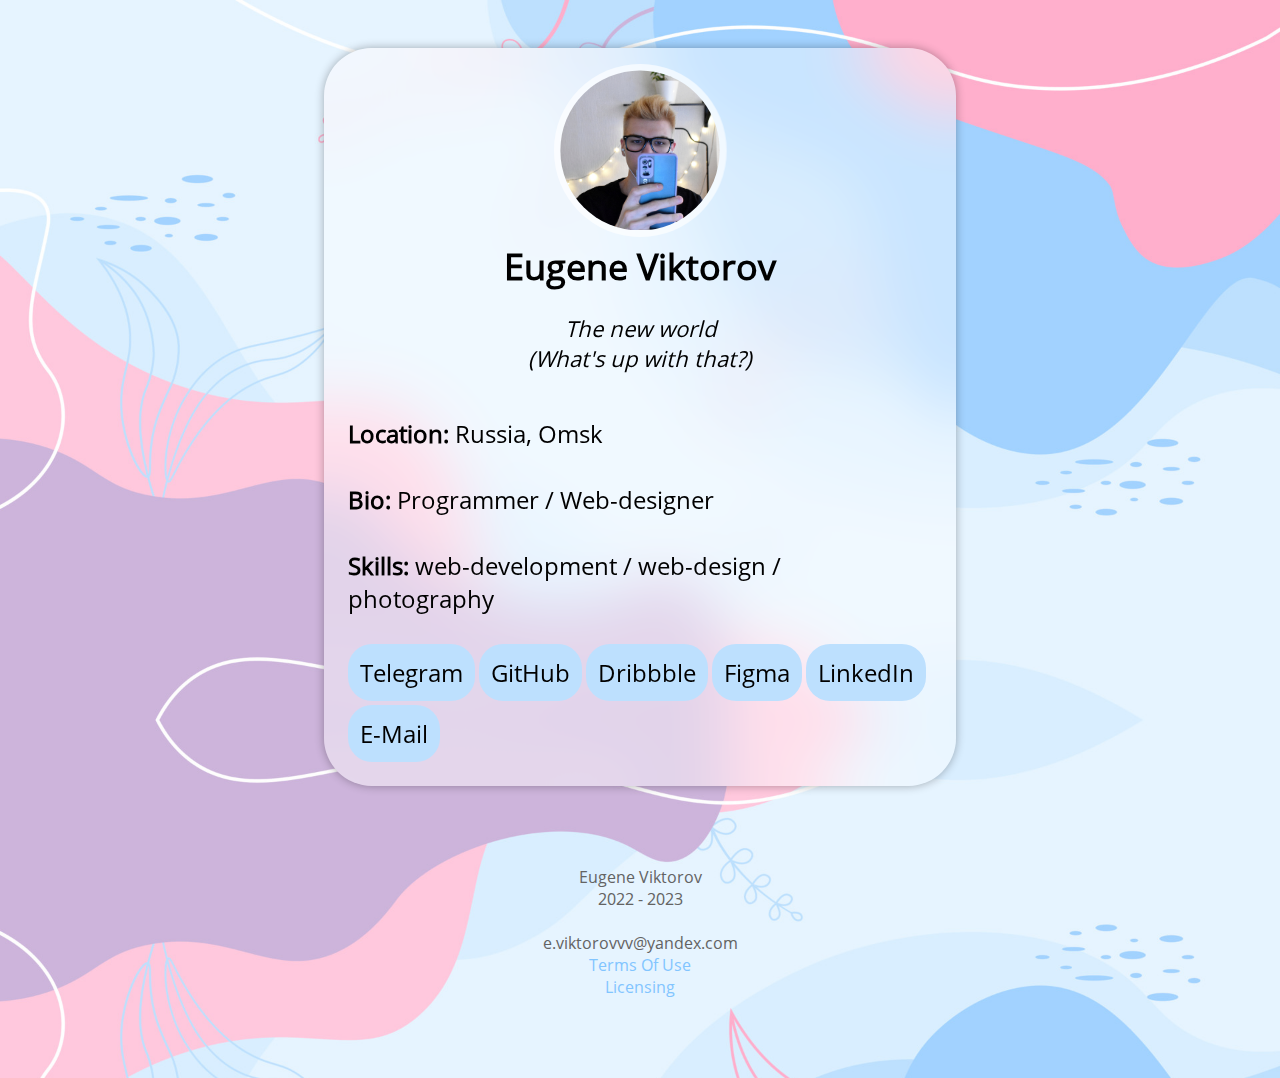
<file: index.html>
<!DOCTYPE html>
<html lang="en">
   <head>
      <meta charset="UTF-8">
      <meta http-equiv="X-UA-Compatible" content="IE=edge">
      <title>Eugene Viktorov</title>
      <link rel="stylesheet" href="index/style.css">
      <link rel="apple-touch-icon" href="icons/apple-icon(192x192).png"/>
      <link rel="apple-touch-icon" sizes="57x57" href="icons/apple-icon-57x57.png"/>
      <link rel="apple-touch-icon" sizes="60x60" href="icons/apple-icon-60x60.png"/>
      <link rel="apple-touch-icon" sizes="72x72" href="icons/apple-icon-72x72.png"/>
      <link rel="apple-touch-icon" sizes="76x76" href="icons/apple-icon-76x76.png"/>
      <link rel="apple-touch-icon" sizes="114x114" href="icons/apple-icon-114x114.png"/>
      <link rel="apple-touch-icon" sizes="120x120" href="icons/apple-icon-120x120.png"/>
      <link rel="apple-touch-icon" sizes="144x144" href="icons/apple-icon-144x144.png"/>
      <link rel="apple-touch-icon" sizes="152x152" href="icons/apple-icon-152x152.png"/>
      <link rel="apple-touch-icon" sizes="180x180" href="icons/apple-icon-180x180.png"/>
      <link rel="apple-touch-icon" sizes="192x192" href="icons/apple-icon-precomposed-192x192.png"/>
      <link rel="icon" type="image/png" sizes="192x192"  href="icons/android-icon-192x192.png"/>
      <link rel="icon" type="image/png" sizes="16x16" href="icons/favicon-16x16.png"/>
      <link rel="icon" type="image/png" sizes="32x32" href="icons/favicon-32x32.png"/>
      <link rel="icon" type="image/png" sizes="96x96" href="icons/favicon-96x96.png"/>
      <link rel="shortcut icon" type="image/x-icon" href="icons/favicon.ico">
      <link rel="shortcut icon" type="image/x-icon" href="favicon.ico"/>
      <link rel="manifest" href="manifest.json"> <!-- At the root of the site -->
      <meta name="msapplication-TileColor" content="#ffffff">
      <meta name="msapplication-TileImage" content="icons/ms-icon-144x144.png">
      <meta name="theme-color" content="#ffffff">
      <meta name="apple-mobile-web-app-capable" content="yes">
      <meta name="viewport" content="width=device-width, initial-scale=1, user-scalable=no">
   </head>
   <body style="font-family: OpenSans-Regular">
      <style>
         @font-face {
         font-family: OpenSans-Regular;
         src: url(index/files/OpenSans-Regular.ttf);
         }
         body{
         overflow: overlay;
         background-image: url(index/files/background.png);
         background-size: cover;
         }
      </style>
      <!-- Preload -->
      <div class="preload">
         <img src="icons/logo-512x512.png" class="pre_logo" width="300"/>
      </div>
      <div class="wrapper"></div>
      <!-- Preload END -->
      <!-- Profile -->
      <div class="page">
         <div class="photo_profile"><img src="index/files/Photo-Profile.png" class="photo_profile_settings"></div>
         <div class="name_profile">Eugene Viktorov</div>
         <div class="status">The new world<br>(What's up with that?)</div>
         <div class="characteristic">
            <b>Location:</b> Russia, Omsk<br><br>
            <b>Bio:</b> Programmer / Web-designer<br><br>
            <b>Skills:</b> web-development / web-design / photography
         </div>
         <div class="block_link">
            <a href="https://t.me/eugeneviktorov"><div class="link">Telegram</div></a>
            <a href="https://github.com/eugeneviktorov"><div class="link">GitHub</div></a>
            <a href="https://dribbble.com/eugeneviktorov"><div class="link">Dribbble</div></a>
            <a href="https://www.figma.com/@eugeneviktorov"><div class="link">Figma</div></a>
            <a href="https://www.linkedin.com/in/eugeneviktorov"><div class="link">LinkedIn</div></a>
            <a href="mailto:e.viktorovvv@yandex.com"><div class="link">E-Mail</div></a>
         </div>
      </div>
      <!-- Profile END-->
      <div class="organization">
         Eugene Viktorov<br>
         2022 - 2023<br><br>
         e.viktorovvv@yandex.com<br>
         <a href="documents/terms-of-use.txt">Terms Of Use</a><br>
         <a href="index/files/license.html">Licensing</a>
      </div>
      <script  src="index/script.js"></script>
   </body>
</html>
</file>
<file: index/style.css>
html {
   -webkit-user-select: none;
  /* Safari */
   -moz-user-select: none;
  /* Firefox */
   -ms-user-select: none;
  /* IE10+/Edge */
   user-select: none;
  /* Standard */
}
br {
   -webkit-user-select: none;
  /* Safari */
   -moz-user-select: none;
  /* Firefox */
   -ms-user-select: none;
  /* IE10+/Edge */
   user-select: none;
  /* Standard */
}
body {
   background: #ffffff;
}
a {
   color: inherit;
   text-decoration: none;
   color: #82c5ff;
   transition: 0.3s;
}
a:hover {
   color: #bee0ff;
}
::-webkit-scrollbar {
   width: 10px;
}
::-webkit-scrollbar-thumb {
   border-radius: 20px;
   background: #bee0ff;
}
.wrapper {
   opacity: 0;
}
.preload {
   display: block;
   width: 100%;
   height: 100%;
   backdrop-filter: blur(80px);
   background-color: rgba(255, 255, 255, 0.418);
   position: fixed;
   top: 0;
   left: 0;
   transition: all 0.7s ease-in-out;
   z-index: 999;
   pointer-events: none;
}
.preload.invisible {
   top: -100%;
   opacity: 0;
}
.pre_logo {
   margin: 0;
   position: absolute;
   top: 50%;
   left: 50%;
   margin-right: -50%;
   transform: translate(-50%, -50%);
}
.page {
   background-color: rgba(255, 255, 255, 0.418);
   backdrop-filter: blur(30px);
   box-shadow: 0px 0px 10px rgba(0, 0, 0, 0.308);
   margin-top: 3em;
   margin-left: auto;
   margin-right: auto;
   border-radius: 3em;
}
@media (min-width:280px) {
   .page {
       width: 98%;
  }
}
@media (min-width:768px) {
   .page {
       width: 60%;
  }
}
@media (min-width:1024px) {
   .page {
       width: 50%;
  }
}
@media (min-width:1440px) {
   .page {
       width: 40%;
  }
}
@media (min-width:1920px) {
   .page {
       width: 30%;
  }
}
@media (min-width:2560px) {
   .page {
       width: 20%;
  }
}
@media (min-width:5600px) {
   .page {
       width: 10%;
  }
}
.photo_profile {
   text-align: center;
   position: relative;
   margin-top: 1%;
   pointer-events: none;
}
.photo_profile_settings {
   background-color: rgba(255, 255, 255, 0.418);
   backdrop-filter: blur(30px);
   border-radius: 50%;
   margin-top: 1em;
}
@media (min-width:280px) {
   .photo_profile_settings {
       width: 100px;
       padding: 0.3em;
  }
}
@media (min-width:320px) {
   .photo_profile_settings {
       width: 120px;
  }
}
@media (min-width:425px) {
   .photo_profile_settings {
       width: 140px;
       padding: 0.4em;
  }
}
@media (min-width:768px) {
   .photo_profile_settings {
       width: 160px;
       padding: 0.4em;
  }
}
@media (min-width:1440px) {
   .photo_profile_settings {
       width: 180px;
       padding: 0.4em;
  }
}
@media (min-width:1920px) {
   .photo_profile_settings {
       padding: 0.5em;
  }
}
.name_profile {
   color: #000000;
   text-align: center;
   font-weight: 700;
   -webkit-user-select: text;
  /* Safari */
   -moz-user-select: text;
  /* Firefox */
   -ms-user-select: text;
  /* IE10+/Edge */
   user-select: text;
  /* Standard */
}
@media (min-width:280px) {
   .name_profile {
       font-size: 22px;
  }
}
@media (min-width:320px) {
   .name_profile {
       font-size: 24px;
  }
}
@media (min-width:375px) {
   .name_profile {
       font-size: 28px;
  }
}
@media (min-width:425px) {
   .name_profile {
       font-size: 32px;
  }
}
@media (min-width:768px) {
   .name_profile {
       font-size: 36px;
  }
}
.status {
   color: #000000;
   margin-right: auto;
   margin-left: auto;
   text-align: center;
   font-style: italic;
   padding: 1em 0 2em 0;
   -webkit-user-select: text;
  /* Safari */
   -moz-user-select: text;
  /* Firefox */
   -ms-user-select: text;
  /* IE10+/Edge */
   user-select: text;
  /* Standard */
}
@media (min-width:280px) {
   .status {
       width: 90%;
       font-size: 16px;
  }
}
@media (min-width:320px) {
   .status {
       width: 80%;
       font-size: 18px;
  }
}
@media (min-width:375px) {
   .status {
       font-size: 20px;
  }
}
@media (min-width:425px) {
   .status {
       font-size: 22px;
  }
}
@media (min-width:768px) {
   .status {
       width: 60%;
  }
}
@media (min-width:1440px) {
   .status {
       width: 45%;
  }
}
.characteristic {
   color: #000000;
   margin-left: 1.5em;
   width: 90%;
   -webkit-user-select: text;
  /* Safari */
   -moz-user-select: text;
  /* Firefox */
   -ms-user-select: text;
  /* IE10+/Edge */
   user-select: text;
  /* Standard */
}
@media (min-width:280px) {
   .characteristic {
       font-size: 18px;
       margin-left: 1em;
  }
}
@media (min-width:320px) {
   .characteristic {
       font-size: 20px;
  }
}
@media (min-width:375px) {
   .characteristic {
       font-size: 22px;
  }
}
@media (min-width:425px) {
   .characteristic {
       font-size: 24px;
  }
}
@media (min-width:1440px) {
   .characteristic {
       margin-left: 1.5em;
  }
}
.block_link {
   padding: 2em;
}
@media (min-width:280px) {
   .block_link {
       padding: 1em;
  }
}
@media (min-width:375px) {
   .block_link {
       padding: 1.5em;
  }
}
@media (min-width:1440px) {
   .block_link {
       padding: 2em;
  }
}
.link {
   background-color: #BDE0FE;
   color: #000000;
   text-align: center;
   display: inline-block;
   border-radius: 1em;
   padding: 0.5em;
   margin-top: 0.2em;
   transition: 0.3s;
}
@media (min-width:280px) {
   .link {
       font-size: 18px;
  }
}
@media (min-width:320px) {
   .link {
       font-size: 20px;
  }
}
@media (min-width:375px) {
   .link {
       font-size: 22px;
  }
}
@media (min-width:425px) {
   .link {
       font-size: 24px;
  }
}
.link:hover {
   background-color: #95ccff;
}
.organization{
   color: #636363;
   text-align: center;
   -webkit-user-select: text;
  /* Safari */
   -moz-user-select: text;
  /* Firefox */
   -ms-user-select: text;
  /* IE10+/Edge */
   user-select: text;
  /* Standard */
}
@media (min-width:280px){
   .organization{
       margin-top: 5em;
       margin-bottom: 5em;
       font-size: 12px;
  }
}
@media (min-width:320px){
   .organization{
       font-size: 14px;
  }
}
@media (min-width:768px){
   .organization{
       font-size: 16px;
  }
}
@media (min-width:2560px){
   .organization{
       font-size: 22px;
  }
}
</file>
